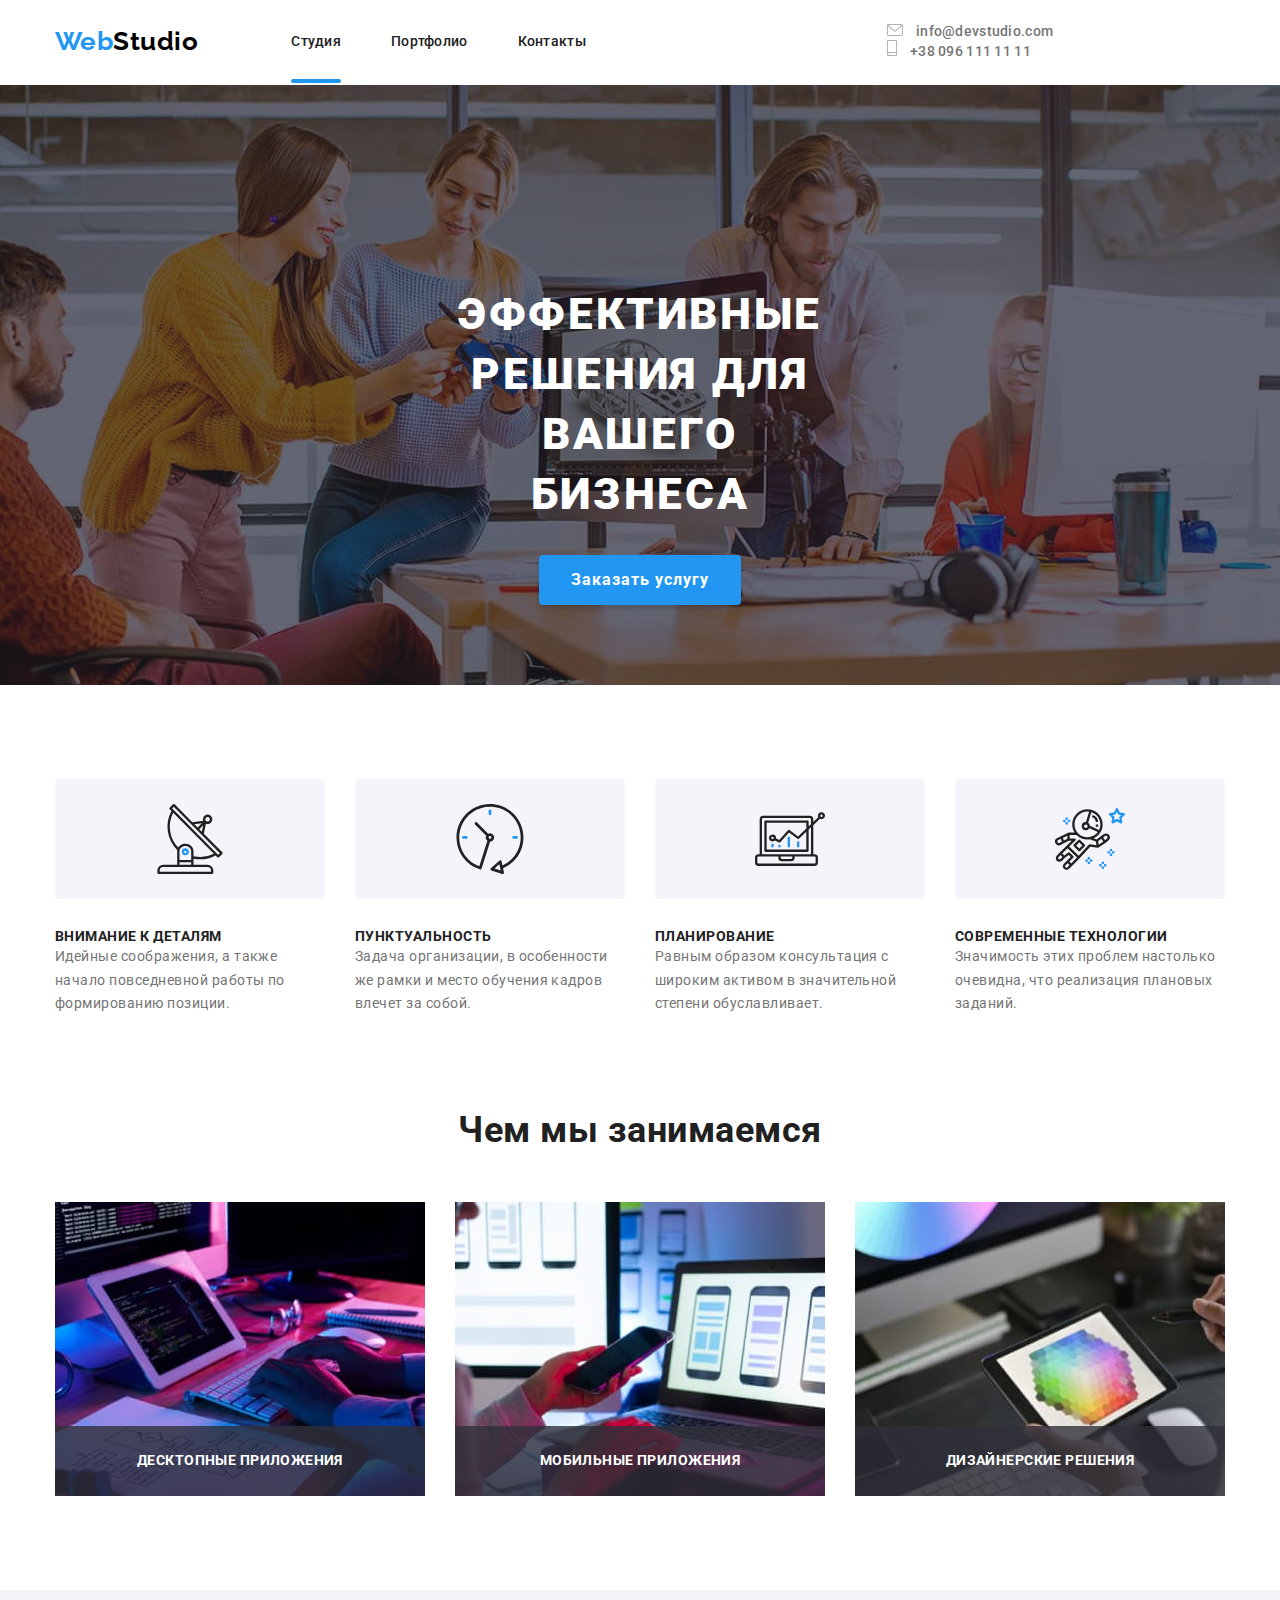
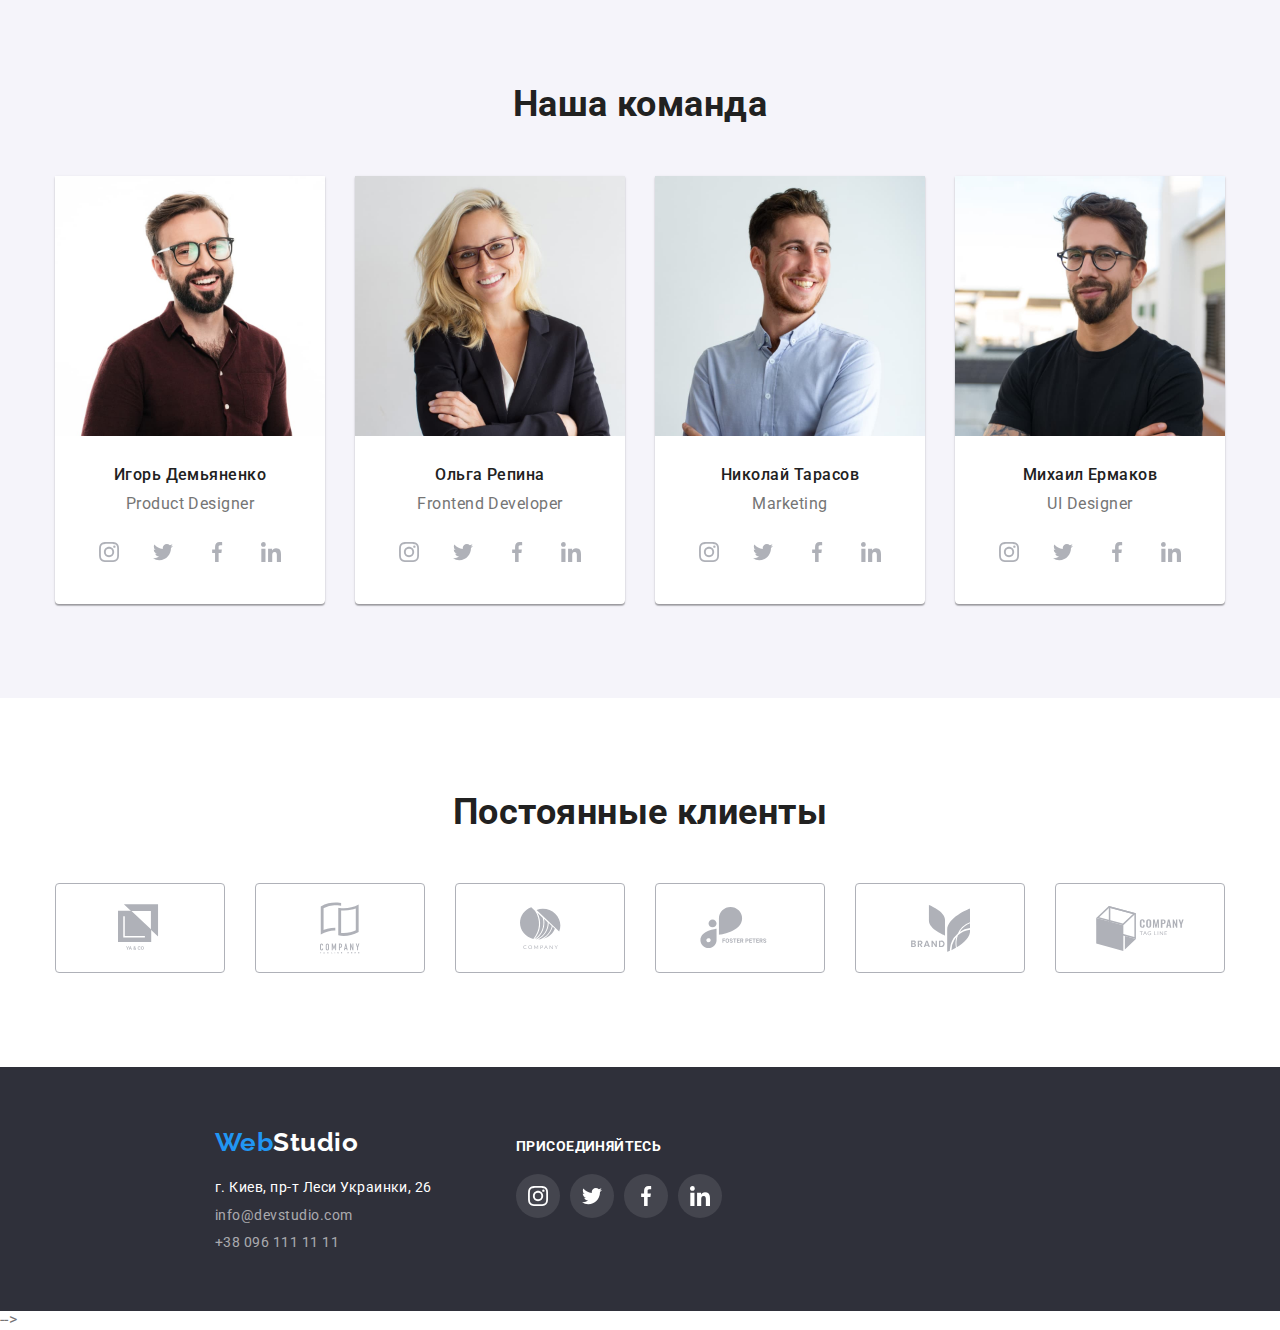
<file: index.html>
<!DOCTYPE html>
<html lang="ru">
  <head>
    <meta charset="UTF-8" />
    <meta name="viewport" content="width=device-width, initial-scale=1.0" />
    <title>Студия</title>
    <link
      href="https://fonts.googleapis.com/css2?family=Raleway:wght@700&family=Roboto:wght@400;500;700;900&display=swap"
      rel="stylesheet"
    />
    <link
      rel="stylesheet"
      href="https://cdnjs.cloudflare.com/ajax/libs/modern-normalize/1.0.0/modern-normalize.css"
    />
    <link rel="stylesheet" href="./css/style.css" />
  </head>
  <body>
    <!--Шапка-->
    <header class="page-header">
      <div class="container">
        <nav class="main-nav">
          <a href="./index.html" class="header-logo" lang="en">
            <span class="logo">Web</span>Studio</a
          >
          <!--Навигация-->
          <ul class="site-nav">
            <li class="item">
              <a href="./index.html" class="current-link">Студия</a>
            </li>
            <li class="item">
              <a href="./portfolio.html" class="link">Портфолио</a>
            </li>
            <li class="item"><a href="" class="link">Контакты</a></li>
          </ul>
          <!--Контакты-->
          <ul class="contacts">
            <li class="contacts-list">
              <a href="mailto:info@devstudio.com" class="link">
                <svg class="icon-contacts-envelope">
                  <use href="./img/sprite.svg#icon-envelope"></use>
                </svg>
                info@devstudio.com</a
              >
            </li>
            <li class="contacts-list">
              <a href="tel:+380961111111" class="link">
                <svg class="icon-contacts-smartphone">
                  <use href="./img/sprite.svg#icon-smartphone"></use>
                </svg>
                +38 096 111 11 11</a
              >
            </li>
          </ul>
        </nav>
      </div>
    </header>
    <main>
      <!--Герои-->
      <section class="hero">
        <div class="container-hero">
          <h1 class="hero-title">Эффективные решения для вашего бизнеса</h1>
          <button type="button" class="hero-button" data-open-modal>
            Заказать услугу
          </button>
        </div>
      </section>
      <!--Особенности-->
      <section class="features">
        <div class="container">
          <h2 hidden>Особенности</h2>
          <ul class="features-list">
            <li class="features-item antenna">
              <h3 class="features-title">Внимание к деталям</h3>
              <p class="features-text">
                Идейные соображения, а также начало повседневной работы по
                формированию позиции.
              </p>
            </li>
            <li class="features-item clock">
              <h3 class="features-title">Пунктуальность</h3>
              <p class="features-text">
                Задача организации, в особенности же рамки и место обучения
                кадров влечет за собой.
              </p>
            </li>
            <li class="features-item diagram">
              <h3 class="features-title">Планирование</h3>
              <p class="features-text">
                Равным образом консультация с широким активом в значительной
                степени обуславливает.
              </p>
            </li>
            <li class="features-item astronaut">
              <h3 class="features-title">Современные технологии</h3>
              <p class="features-text">
                Значимость этих проблем настолько очевидна, что реализация
                плановых заданий.
              </p>
            </li>
          </ul>
        </div>
      </section>
      <!--чем мы занимаемся-->
      <section class="work">
        <div class="container">
          <h2 class="work-title">Чем мы занимаемся</h2>
          <ul class="work-list">
            <li class="work-item">
              <img
                src="./img/work/img.jpg"
                alt="человек работает за компьютером"
                width="370"
                height="294"
              />

              <p class="label">Десктопные приложения</p>
            </li>
            <li class="work-item">
              <img
                src="./img/work/img1.jpg"
                alt="человек работает за ноутбуком"
                width="370"
                height="294"
              />

              <p class="label">Мобильные приложения</p>
            </li>
            <li class="work-item">
              <img
                src="./img/work/img2.jpg"
                alt="человек работает за планшетом"
                width="370"
                height="294"
              />

              <p class="label">Дизайнерские решения</p>
            </li>
          </ul>
        </div>
      </section>
      <!--команда-->
      <section class="team">
        <div class="container">
          <h2 class="team-title">Наша команда</h2>
          <ul class="team-list">
            <li class="team-item">
              <img
                src="./img/team/designer.jpg"
                alt="мужчина в красной рубашке смеется"
                width="270"
                height="260"
              />
              <h3 class="team-name">Игорь Демьяненко</h3>
              <p class="team-profession" lang="en">Product Designer</p>
              <ul class="icon-team-list">
                <li class="icon-team-item">
                  <a href="" class="social-link">
                    <svg class="icon-social">
                      <use href="./img/sprite.svg#instagram"></use>
                    </svg>
                  </a>
                </li>
                <li class="icon-team-item">
                  <a href="" class="social-link">
                    <svg class="icon-social">
                      <use href="./img/sprite.svg#twitter"></use>
                    </svg>
                  </a>
                </li>
                <li class="icon-team-item">
                  <a href="" class="social-link">
                    <svg class="icon-social">
                      <use href="./img/sprite.svg#facebook"></use>
                    </svg>
                  </a>
                </li>
                <li class="icon-team-item">
                  <a href="" class="social-link">
                    <svg class="icon-social">
                      <use href="./img/sprite.svg#linkedin"></use>
                    </svg>
                  </a>
                </li>
              </ul>
            </li>
            <li class="team-item">
              <img
                src="./img/team/developer.jpg"
                alt="женщина в черном пиджаке улыбается"
                width="270"
                height="260"
              />
              <h3 class="team-name">Ольга Репина</h3>
              <p class="team-profession" lang="en">Frontend Developer</p>
              <ul class="icon-team-list">
                <li class="icon-team-item">
                  <a href="" class="social-link">
                    <svg class="icon-social">
                      <use href="./img/sprite.svg#instagram"></use>
                    </svg>
                  </a>
                </li>
                <li class="icon-team-item">
                  <a href="" class="social-link">
                    <svg class="icon-social">
                      <use href="./img/sprite.svg#twitter"></use>
                    </svg>
                  </a>
                </li>
                <li class="icon-team-item">
                  <a href="" class="social-link">
                    <svg class="icon-social">
                      <use href="./img/sprite.svg#facebook"></use>
                    </svg>
                  </a>
                </li>
                <li class="icon-team-item">
                  <a href="" class="social-link">
                    <svg class="icon-social">
                      <use href="./img/sprite.svg#linkedin"></use>
                    </svg>
                  </a>
                </li>
              </ul>
            </li>
            <li class="team-item">
              <img
                src="./img/team/marketing.jpg"
                alt="мужчина в голубой рубашке улыбается"
                width="270"
                height="260"
              />
              <h3 class="team-name">Николай Тарасов</h3>
              <p class="team-profession" lang="en">Marketing</p>
              <ul class="icon-team-list">
                <li class="icon-team-item">
                  <a href="" class="social-link">
                    <svg class="icon-social">
                      <use href="./img/sprite.svg#instagram"></use>
                    </svg>
                  </a>
                </li>
                <li class="icon-team-item">
                  <a href="" class="social-link">
                    <svg class="icon-social">
                      <use href="./img/sprite.svg#twitter"></use>
                    </svg>
                  </a>
                </li>
                <li class="icon-team-item">
                  <a href="" class="social-link">
                    <svg class="icon-social">
                      <use href="./img/sprite.svg#facebook"></use>
                    </svg>
                  </a>
                </li>
                <li class="icon-team-item">
                  <a href="" class="social-link">
                    <svg class="icon-social">
                      <use href="./img/sprite.svg#linkedin"></use>
                    </svg>
                  </a>
                </li>
              </ul>
            </li>
            <li class="team-item">
              <img
                src="./img/team/ui-designer.jpg"
                alt="мужчина в черной футболке улыбается"
                width="270"
                height="260"
              />
              <h3 class="team-name">Михаил Ермаков</h3>
              <p class="team-profession" lang="en">UI Designer</p>
              <ul class="icon-team-list">
                <li class="icon-team-item">
                  <a href="" class="social-link">
                    <svg class="icon-social">
                      <use href="./img/sprite.svg#instagram"></use>
                    </svg>
                  </a>
                </li>
                <li class="icon-team-item">
                  <a href="" class="social-link">
                    <svg class="icon-social">
                      <use href="./img/sprite.svg#twitter"></use>
                    </svg>
                  </a>
                </li>
                <li class="icon-team-item">
                  <a href="" class="social-link">
                    <svg class="icon-social">
                      <use href="./img/sprite.svg#facebook"></use>
                    </svg>
                  </a>
                </li>
                <li class="icon-team-item">
                  <a href="" class="social-link">
                    <svg class="icon-social">
                      <use href="./img/sprite.svg#linkedin"></use>
                    </svg>
                  </a>
                </li>
              </ul>
            </li>
          </ul>
        </div>
      </section>
      <!-- Клиенты -->
      <section class="clients">
        <div class="container">
          <h2 class="clients-title">Постоянные клиенты</h2>
          <ul class="clients-list">
            <li class="clients-list-item">
              <a href="" class="icon-clients-link">
                <svg class="icon-clients-logo1">
                  <use href="./img/sprite.svg#logo1"></use></svg
              ></a>
            </li>
            <li class="clients-list-item">
              <a href="" class="icon-clients-link">
                <svg class="icon-clients-logo2">
                  <use href="./img/sprite.svg#logo2"></use></svg
              ></a>
            </li>
            <li class="clients-list-item">
              <a href="" class="icon-clients-link"
                ><svg class="icon-clients-logo3">
                  <use href="./img/sprite.svg#logo3"></use></svg
              ></a>
            </li>
            <li class="clients-list-item">
              <a href="" class="icon-clients-link"
                ><svg class="icon-clients-logo4">
                  <use href="./img/sprite.svg#logo4"></use></svg
              ></a>
            </li>
            <li class="clients-list-item">
              <a href="" class="icon-clients-link"
                ><svg class="icon-clients-logo5">
                  <use href="./img/sprite.svg#logo5"></use></svg
              ></a>
            </li>
            <li class="clients-list-item">
              <a href="" class="icon-clients-link"
                ><svg class="icon-clients-logo6">
                  <use href="./img/sprite.svg#logo6"></use></svg
              ></a>
            </li>
          </ul>
        </div>
      </section>
    </main>
    <!--адрес-->
    <footer class="footer">
      <div>
        <a href="./index.html" class="footer-logo" lang="en">
          <span class="logo-web">Web</span>Studio</a
        >
        <address>
          <ul class="contacts-footer">
            <li class="footer-list">
              <a
                href="https://goo.gl/maps/JRe7u6xurZRfVsGd8"
                target="_blank"
                class="link-adress"
                >г. Киев, пр-т Леси Украинки, 26
              </a>
            </li>
            <li class="footer-list">
              <a href="mailto:info@devstudio.com" class="link"
                >info@devstudio.com</a
              >
            </li>
            <li class="footer-list">
              <a href="tel:+380961111111" class="link">+38 096 111 11 11</a>
            </li>
          </ul>
        </address>
      </div>
      <div class="div-footer-social">
        <h2 class="footer-title">ПРИСОЕДИНЯЙТЕСЬ</h2>
        <ul class="footer-icon-list">
          <li class="footer-icon-item">
            <a href="" class="footer-icon-link">
              <svg class="footer-icon">
                <use href="./img/sprite.svg#instagram"></use></svg
            ></a>
          </li>
          <li class="footer-icon-item">
            <a href="" class="footer-icon-link">
              <svg class="footer-icon">
                <use href="./img/sprite.svg#twitter"></use></svg
            ></a>
          </li>
          <li class="footer-icon-item">
            <a href="" class="footer-icon-link">
              <svg class="footer-icon">
                <use href="./img/sprite.svg#facebook"></use></svg
            ></a>
          </li>
          <li class="footer-icon-item">
            <a href="" class="footer-icon-link">
              <svg class="footer-icon">
                <use href="./img/sprite.svg#linkedin"></use></svg
            ></a>
          </li>
        </ul>
      </div>
    </footer>
    <!-- modal -->
    <div class="backdrop is-hidden" data-backdrop>
      <div class="modal">
        <p></p>
        <button data-close-modal>Закрыть</button>
      </div>
    </div>

    <script src="./js/modal.js"></script>
    -->
  </body>
</html>
</file>
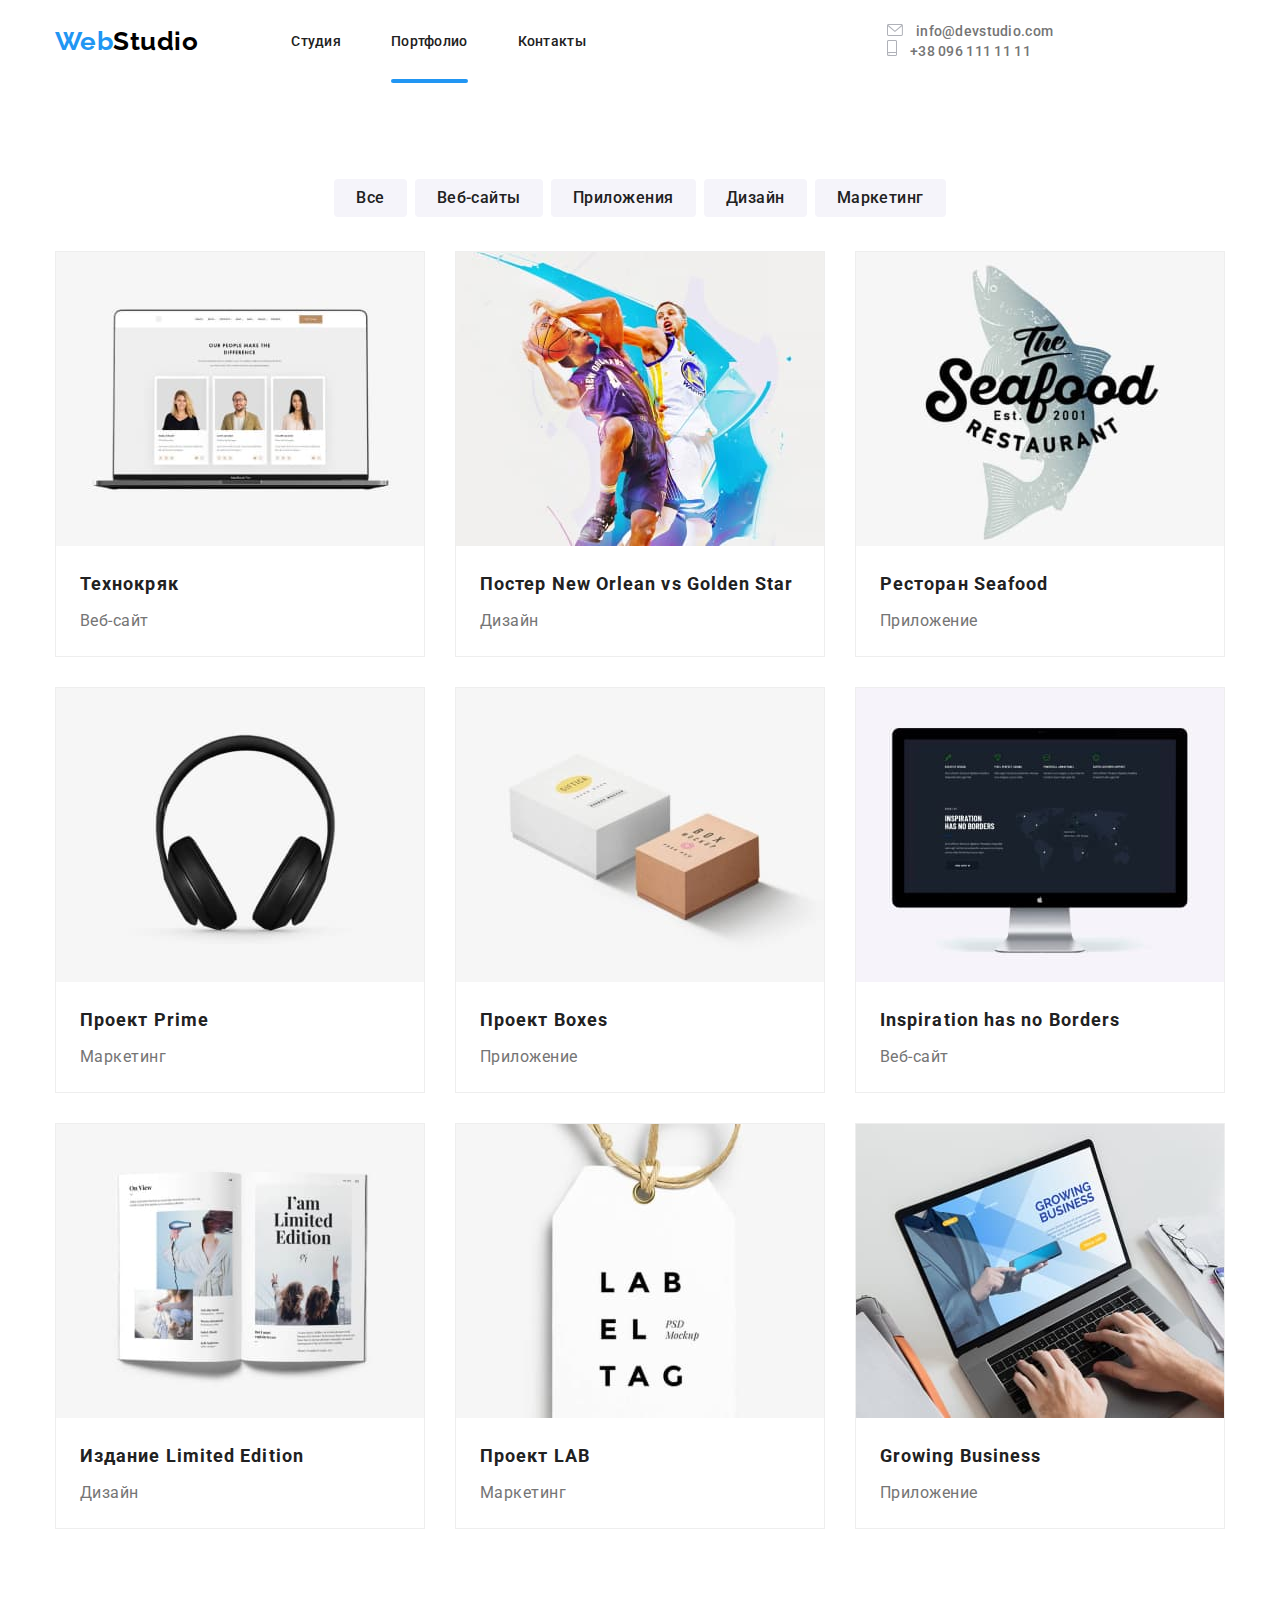
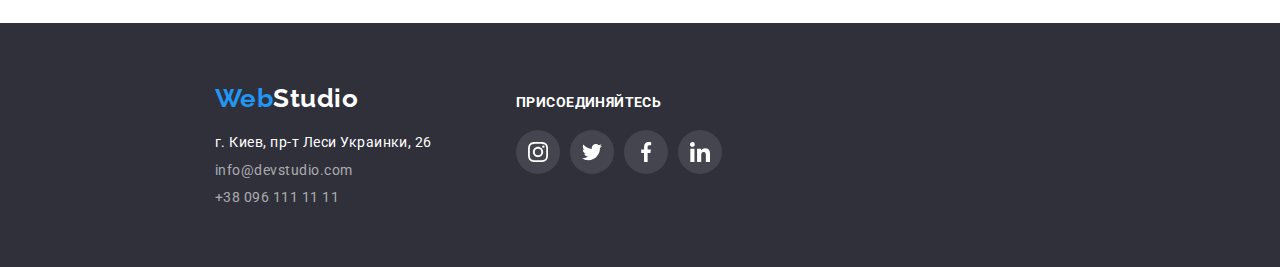
<file: portfolio.html>
<!DOCTYPE html>
<html lang="ru">
  <head>
    <meta charset="UTF-8" />
    <meta name="viewport" content="width=device-width, initial-scale=1.0" />
    <title>Портфолио</title>
    <link
      href="https://fonts.googleapis.com/css2?family=Raleway:wght@700&family=Roboto:wght@400;500;700;900&display=swap"
      rel="stylesheet"
    />
    <link
      rel="stylesheet"
      href="https://cdnjs.cloudflare.com/ajax/libs/modern-normalize/1.0.0/modern-normalize.css"
    />
    <link rel="stylesheet" href="./css/style.css" />
  </head>
  <body>
    <!--Шапка-->
    <header class="page-header">
      <div class="container">
        <nav class="main-nav">
          <a href="./index.html" class="header-logo" lang="en">
            <span class="logo">Web</span>Studio</a
          >
          <!--Навигация-->
          <ul class="site-nav">
            <li class="item">
              <a href="./index.html" class="link">Студия</a>
            </li>
            <li class="item">
              <a href="./portfolio.html" class="current-link">Портфолио</a>
            </li>
            <li class="item"><a href="" class="link">Контакты</a></li>
          </ul>
          <!--Контакты-->
          <ul class="contacts">
            <li class="contacts-list">
              <a href="mailto:info@devstudio.com" class="link">
                <svg class="icon-contacts-envelope">
                  <use href="./img/sprite.svg#icon-envelope"></use>
                </svg>
                info@devstudio.com</a
              >
            </li>
            <li class="contacts-list">
              <a href="tel:+380961111111" class="link">
                <svg class="icon-contacts-smartphone">
                  <use href="./img/sprite.svg#icon-smartphone"></use>
                </svg>
                +38 096 111 11 11</a
              >
            </li>
          </ul>
        </nav>
      </div>
    </header>
    <main>
      <section>
        <div class="container-portfolio">
          <!--фильтр-->
          <h1 hidden>Портфолио</h1>
          <ul class="button-list">
            <li class="button-list-item">
              <button type="button" class="portfolio-butten">Все</button>
            </li>
            <li class="button-list-item">
              <button type="button" class="portfolio-butten">Веб-сайты</button>
            </li>
            <li class="button-list-item">
              <button type="button" class="portfolio-butten">Приложения</button>
            </li>
            <li class="button-list-item">
              <button type="button" class="portfolio-butten">Дизайн</button>
            </li>
            <li class="button-list-item">
              <button type="button" class="portfolio-butten">Маркетинг</button>
            </li>
          </ul>
          <!--Работы-->
          <ul class="portfolio-list">
            <li class="portfolio-item">
              <a class="portfolio-link" href="">
                <div class="portfolio-thumb">
                  <img src="./img/portfolio/tehno.jpg" alt="ноутбук" />
                  <div class="overlay">
                    <p class="portfolio-text">
                      Технокряк это современная площадка распространения
                      коронавируса. Компании используют эту платформу для
                      цифрового шпионажа и атак на защищённые сервера
                      конкурентов.
                    </p>
                  </div>
                </div>
                <h2 class="portfolio-title">Технокряк</h2>
                <p class="portfolio-description">Веб-сайт</p>
              </a>
            </li>
            <li class="portfolio-item">
              <a class="portfolio-link" href="">
                <div class="portfolio-thumb">
                  <img
                    src="./img/portfolio/basket.jpg"
                    alt="два баскетболиста"
                  />
                  <div class="overlay">
                    <p class="portfolio-text">
                      Технокряк это современная площадка распространения
                      коронавируса. Компании используют эту платформу для
                      цифрового шпионажа и атак на защищённые сервера
                      конкурентов.
                    </p>
                  </div>
                </div>
                <h2 class="portfolio-title">
                  Постер<span lang="en"> New Orlean vs Golden Star</span>
                </h2>
                <p class="portfolio-description">Дизайн</p>
              </a>
            </li>
            <li class="portfolio-item">
              <a class="portfolio-link" href=""
                ><div class="portfolio-thumb">
                  <img
                    src="./img/portfolio/seafood.jpg"
                    alt="логотип ретсторана"
                  />
                  <div class="overlay">
                    <p class="portfolio-text">
                      Технокряк это современная площадка распространения
                      коронавируса. Компании используют эту платформу для
                      цифрового шпионажа и атак на защищённые сервера
                      конкурентов.
                    </p>
                  </div>
                </div>
                <h2 class="portfolio-title">Ресторан Seafood</h2>
                <p class="portfolio-description">Приложение</p>
              </a>
            </li>
            <li class="portfolio-item">
              <a class="portfolio-link" href=""
                ><div class="portfolio-thumb">
                  <img src="./img/portfolio/prime.jpg" alt="наушники" />
                  <div class="overlay">
                    <p class="portfolio-text">
                      Технокряк это современная площадка распространения
                      коронавируса. Компании используют эту платформу для
                      цифрового шпионажа и атак на защищённые сервера
                      конкурентов.
                    </p>
                  </div>
                </div>
                <h2 class="portfolio-title">
                  Проект <span lang="en">Prime</span>
                </h2>
                <p class="portfolio-description">Маркетинг</p></a
              >
            </li>
            <li class="portfolio-item">
              <a class="portfolio-link" href=""
                ><div class="portfolio-thumb">
                  <img src="./img/portfolio/boxes.jpg" alt="2 коробки" />
                  <div class="overlay">
                    <p class="portfolio-text">
                      Технокряк это современная площадка распространения
                      коронавируса. Компании используют эту платформу для
                      цифрового шпионажа и атак на защищённые сервера
                      конкурентов.
                    </p>
                  </div>
                </div>
                <h2 class="portfolio-title">
                  Проект <span lang="en">Boxes</span>
                </h2>
                <p class="portfolio-description">Приложение</p></a
              >
            </li>
            <li class="portfolio-item">
              <a class="portfolio-link" href=""
                ><div class="portfolio-thumb">
                  <img src="./img/portfolio/borders.jpg" alt="imac" />
                  <div class="overlay">
                    <p class="portfolio-text">
                      Технокряк это современная площадка распространения
                      коронавируса. Компании используют эту платформу для
                      цифрового шпионажа и атак на защищённые сервера
                      конкурентов.
                    </p>
                  </div>
                </div>
                <h2 class="portfolio-title">
                  <span lang="en">Inspiration has no Borders</span>
                </h2>
                <p class="portfolio-description">Веб-сайт</p></a
              >
            </li>
            <li class="portfolio-item">
              <a class="portfolio-link" href=""
                ><div class="portfolio-thumb">
                  <img src="./img/portfolio/limited.jpg" alt="журнал" />
                  <div class="overlay">
                    <p class="portfolio-text">
                      Технокряк это современная площадка распространения
                      коронавируса. Компании используют эту платформу для
                      цифрового шпионажа и атак на защищённые сервера
                      конкурентов.
                    </p>
                  </div>
                </div>
                <h2 class="portfolio-title">
                  Издание <span lang="en">Limited Edition</span>
                </h2>
                <p class="portfolio-description">Дизайн</p></a
              >
            </li>
            <li class="portfolio-item">
              <a class="portfolio-link" href=""
                ><div class="portfolio-thumb">
                  <img src="./img/portfolio/lab.jpg" alt="ярлык" />
                  <div class="overlay">
                    <p class="portfolio-text">
                      Технокряк это современная площадка распространения
                      коронавируса. Компании используют эту платформу для
                      цифрового шпионажа и атак на защищённые сервера
                      конкурентов.
                    </p>
                  </div>
                </div>
                <h2 class="portfolio-title">Проект LAB</h2>
                <p class="portfolio-description">Маркетинг</p></a
              >
            </li>
            <li class="portfolio-item">
              <a class="portfolio-link" href=""
                ><div class="portfolio-thumb">
                  <img
                    src="./img/portfolio/growing.jpg"
                    alt="работа за ноутбуком"
                  />
                  <div class="overlay">
                    <p class="portfolio-text">
                      Технокряк это современная площадка распространения
                      коронавируса. Компании используют эту платформу для
                      цифрового шпионажа и атак на защищённые сервера
                      конкурентов.
                    </p>
                  </div>
                </div>
                <h2 class="portfolio-title">
                  <span lang="en">Growing Business</span>
                </h2>
                <p class="portfolio-description">Приложение</p></a
              >
            </li>
          </ul>
        </div>
      </section>
    </main>
    <!--адрес-->
    <footer class="footer">
      <div>
        <a href="./index.html" class="footer-logo" lang="en">
          <span class="logo-web">Web</span>Studio</a
        >
        <address>
          <ul class="contacts-footer">
            <li class="footer-list">
              <a
                href="https://goo.gl/maps/JRe7u6xurZRfVsGd8"
                target="_blank"
                class="link-adress"
                >г. Киев, пр-т Леси Украинки, 26
              </a>
            </li>
            <li class="footer-list">
              <a href="mailto:info@devstudio.com" class="link"
                >info@devstudio.com</a
              >
            </li>
            <li class="footer-list">
              <a href="tel:+380961111111" class="link">+38 096 111 11 11</a>
            </li>
          </ul>
        </address>
      </div>
      <div class="div-footer-social">
        <h2 class="footer-title">ПРИСОЕДИНЯЙТЕСЬ</h2>
        <ul class="footer-icon-list">
          <li class="footer-icon-item">
            <a href="" class="footer-icon-link">
              <svg class="footer-icon">
                <use href="./img/sprite.svg#instagram"></use></svg
            ></a>
          </li>
          <li class="footer-icon-item">
            <a href="" class="footer-icon-link">
              <svg class="footer-icon">
                <use href="./img/sprite.svg#twitter"></use></svg
            ></a>
          </li>
          <li class="footer-icon-item">
            <a href="" class="footer-icon-link">
              <svg class="footer-icon">
                <use href="./img/sprite.svg#facebook"></use></svg
            ></a>
          </li>
          <li class="footer-icon-item">
            <a href="" class="footer-icon-link">
              <svg class="footer-icon">
                <use href="./img/sprite.svg#linkedin"></use></svg
            ></a>
          </li>
        </ul>
      </div>
    </footer>
  </body>
</html>
</file>
<file: css/style.css>
*,
*::before,
*::after {
  margin: 0;
  padding: 0;
}

:root {
  --primary-text-color: #757575;
  --title-text-color: #212121;
  --secondary-text-color: #2196f3;
  --primary-white-color: #ffffff;
}

body {
  background-color: var(--primary-white-color);
  color: var(--primary-text-color);
  font-family: Roboto, sans-serif;
  letter-spacing: 0.03em;
  font-style: normal;
}

img {
  display: block;
}

.container {
  margin-left: auto;
  margin-right: auto;
  width: 1200px;
  padding-left: 15px;
  padding-right: 15px;

  /* outline: 2px solid red; */
}

/* header */
.page-header {
  display: flex;
  padding-bottom: 25px;
  padding-top: 24px;
  /* padding-top: 24px;
  padding-bottom: 25px;
  padding-left: 0px;
  padding-right: 0px; */
}

.main-nav {
  display: flex;
  align-items: center;
}

.logo {
  color: var(--secondary-text-color);
  text-decoration: none;
}
.header-logo {
  /* display: block; */
  color: #000000;
  text-decoration: none;
  font-family: Raleway, sans-serif;
  font-weight: 700;
  font-size: 26px;
  line-height: 1.19;
  /* padding-bottom: 21px; */
}

.site-nav .link {
  display: block;

  transition: color 250ms cubic-bezier(0.4, 0, 0.2, 1);

  color: var(--title-text-color);
  text-decoration: none;
}

.site-nav .item {
  margin-right: 50px;
}
.site-nav .item:last-child {
  margin-right: 0px;
}

.site-nav {
  list-style-type: none;
  letter-spacing: 0.02em;
  font-weight: 500;
  font-size: 14px;
  line-height: 1.14;
  display: flex;

  margin-left: 93px;
  margin-right: 301px;
}

.site-nav .link:hover,
.site-nav .link:focus {
  color: var(--secondary-text-color);
}
.current-link:hover,
.current-link:focus {
  color: var(--secondary-text-color);
}
.current-link {
  display: block;
  position: relative;
  transition: color 250ms cubic-bezier(0.4, 0, 0.2, 1);

  color: var(--title-text-color);
  text-decoration: none;
}
.current-link::after {
  display: block;
  content: '';
  position: absolute;
  bottom: -33px;
  background-color: var(--secondary-text-color);
  width: 100%;
  height: 4px;

  border-radius: 2px;
}

.contacts .link {
  color: var(--primary-text-color);
  text-decoration: none;
  font-style: normal;

  transition: color 250ms cubic-bezier(0.4, 0, 0.2, 1);
}

.contacts {
  display: flex;
  flex-wrap: wrap;
  align-items: baseline;

  list-style-type: none;
  letter-spacing: 0.02em;
  font-weight: 500;
  font-size: 14px;
  line-height: 1.14;
  list-style: none;
}

.icon-contacts-envelope {
  margin-right: 10px;
  width: 16px;
  height: 12px;
  border: none;
  fill: #afb1b8;

  transition: fill 250ms cubic-bezier(0.4, 0, 0.2, 1);
}

.icon-contacts-smartphone {
  margin-right: 10px;
  width: 10px;
  height: 16px;
  fill: #afb1b8;

  transition: fill 250ms cubic-bezier(0.4, 0, 0.2, 1);
}

.link:hover .icon-contacts-envelope,
.link:focus .icon-contacts-envelope {
  fill: var(--secondary-text-color);
}
.link:hover .icon-contacts-smartphone,
.link:focus .icon-contacts-smartphone {
  fill: var(--secondary-text-color);
}
.contacts .link:hover,
.contacts .link:focus {
  color: var(--secondary-text-color);
}

.contacts-list {
  margin-right: 30px;
}
.contacts-list:last-child {
  margin-right: 0px;
}

/* hero */
.container-hero {
  max-width: 1600px;
  height: 600px;
  margin-left: auto;
  margin-right: auto;
  /* background-color: #2f303a; */
  text-align: center;
  padding-top: 200px;
  padding-right: 452px;
  padding-bottom: 200px;
  padding-left: 452px;
  background-image: linear-gradient(
      to right,
      rgba(47, 48, 58, 0.4),
      rgba(47, 48, 58, 0.4)
    ),
    url('../img/hero/hero.jpg');
  background-repeat: no-repeat;
  background-position: center;
}

/* .hero {
  background-image: url(./img/hero/hero.jpg);
} */

.hero-button {
  font-family: Roboto, sans-serif;
  font-style: normal;
  font-weight: 700;
  font-size: 16px;
  line-height: 1.875;
  background-color: var(--secondary-text-color);
  color: var(--primary-white-color);
  letter-spacing: 0.06em;
  box-shadow: 0px 4px 4px rgba(0, 0, 0, 0.15);

  border-radius: 4px;
  padding: 10px 32px;
  border: 0px;

  min-width: 136px;
  min-height: 30px;
}

/* modal */

.backdrop {
  position: fixed;
  background-color: rgba(0, 0, 0, 0.2);
  width: 100%;
  height: 100%;
  top: 0;
  left: 0;

  opacity: 1;
  transition: opacity 250ms cubic-bezier(0.4, 0, 0.2, 1);
}
.backdrop.is-hidden {
  opacity: 0;
  pointer-events: none;
}

.backdrop.is-hidden .modal {
  transform: translate(-50%, -50%) scale(0.7);
}

.modal {
  position: absolute;
  width: 528px;
  height: 581px;
  background-color: #ffffff;
  top: 50%;
  left: 50%;
  transform: translate(-50%, -50%) scale(1);
  transition: transform 250ms cubic-bezier(0.4, 0, 0.2, 1);
}

.hero-title {
  color: var(--primary-white-color);
  letter-spacing: 0.06em;
  font-size: 44px;
  line-height: 1.363;
  font-weight: 900;
  text-align: center;
  text-transform: uppercase;

  margin-top: 0px;
  margin-bottom: 30px;
}

/*.hero-button:hover,
.hero-button:focus {
  color: var(--primary-white-color);
  background-color: var(--secondary-text-color);
}*/

/* features */
.features {
  padding-top: 94px;
  padding-bottom: 94px;
}

.features-title {
  color: var(--title-text-color);
  font-weight: 700;
  font-size: 14px;
  line-height: 1.14;
  text-transform: uppercase;
  padding-top: 30px;
}
.features-text {
  font-weight: 400;
  font-size: 14px;
  line-height: 1.7;
}

.features-list {
  list-style-type: none;
  display: flex;
}

/* .features-icon-div {
  display: flex;
  justify-content: center;
  align-items: center;
  width: 270px;
  height: 120px;
  background-color: #f5f4fa;
  border-radius: 4px;
} */
/* .icon-features {
  width: 70px;
  height: 70px;
} */
.features-item::before {
  display: block;
  content: '';
  width: 270px;
  height: 120px;
  background-color: #f5f4fa;
  border-radius: 4px;
  background-image: url(../img/features/antenna.svg);
}

.features-item.antenna::before {
  display: block;
  content: '';
  width: 270px;
  height: 120px;
  background-color: #f5f4fa;
  border-radius: 4px;
  background-image: url(../img/features/antenna.svg);
  background-repeat: no-repeat;
  background-position: center;
}
.features-item.clock::before {
  display: block;
  content: '';
  width: 270px;
  height: 120px;
  background-color: #f5f4fa;
  border-radius: 4px;
  background-image: url(../img/features/clock.svg);
  background-repeat: no-repeat;
  background-position: center;
}
.features-item.diagram::before {
  display: block;
  content: '';
  width: 270px;
  height: 120px;
  background-color: #f5f4fa;
  border-radius: 4px;
  background-image: url(../img/features/diagram.svg);
  background-repeat: no-repeat;
  background-position: center;
}
.features-item.astronaut::before {
  display: block;
  content: '';
  width: 270px;
  height: 120px;
  background-color: #f5f4fa;
  border-radius: 4px;
  background-image: url(../img/features/astronaut.svg);
  background-repeat: no-repeat;
  background-position: center;
}

.features-item {
  margin-right: 30px;
}
.features-item:last-child {
  margin-right: 0px;
}

/* work */
.work {
  padding-bottom: 94px;
}

.work-list {
  display: flex;
  list-style-type: none;
}
.work-item {
  margin-right: 30px;
  position: relative;
}
.work-item:last-child {
  margin-right: 0px;
}

.work-title {
  color: var(--title-text-color);
  font-weight: 700;
  font-size: 36px;
  line-height: 1.16;
  text-align: center;
  margin-bottom: 50px;
}

.label {
  position: absolute;

  display: flex;
  align-items: center;
  justify-content: center;

  bottom: 0%;

  height: 70px;
  width: 370px;

  background-color: rgba(47, 48, 58, 0.8);
  color: var(--primary-white-color);
  font-style: normal;
  font-weight: 700;
  font-size: 14px;
  line-height: 1.14;
  letter-spacing: 0.03em;
  text-transform: uppercase;
}

/* team */
.team {
  padding-bottom: 94px;
  background-color: #f5f4fa;
}

.team-title {
  color: var(--title-text-color);
  font-weight: 700;
  font-size: 36px;
  line-height: 1.16;
  text-align: center;
  padding-top: 94px;
  margin-bottom: 50px;
}

.team-list {
  list-style-type: none;
  display: flex;
}

.team-item {
  margin-right: 30px;
  padding-bottom: 30px;
  background-color: #ffffff;
  border-radius: 0px 0px 4px 4px;
  box-shadow: 0px 1px 3px rgba(0, 0, 0, 0.12), 0px 1px 1px rgba(0, 0, 0, 0.14),
    0px 2px 1px rgba(0, 0, 0, 0.2);
}
.team-item:last-child {
  margin-right: 0px;
}

.team-name {
  font-weight: 500;
  font-size: 16px;
  line-height: 1.18;
  text-align: center;
  color: var(--title-text-color);

  margin-top: 30px;
  margin-bottom: 10px;
}

.team-profession {
  color: var(--primary-text-color);
  font-weight: 400;
  font-size: 16px;
  line-height: 1.18;
  text-align: center;
}

.icon-team-list {
  display: flex;
  flex-wrap: wrap;
  list-style: none;
  justify-content: center;
  margin-top: 16px;
}

.icon-social {
  width: 20px;
  height: 20px;
  fill: #afb1b8;

  transition: fill 250ms cubic-bezier(0.4, 0, 0.2, 1);
}

.social-link {
  display: flex;
  align-items: center;
  justify-content: center;
  width: 44px;
  height: 44px;
  border-radius: 50%;

  transition: background-color 250ms cubic-bezier(0.4, 0, 0.2, 1);
}
.social-link:hover,
.social-link:focus {
  background-color: var(--secondary-text-color);
}
.social-link:hover .icon-social,
.social-link:focus .icon-social {
  fill: var(--primary-white-color);
}

.icon-team-item:not(:last-child) {
  margin-right: 10px;
}

/* clients */

.clients-title {
  color: var(--title-text-color);
  font-weight: 700;
  font-size: 36px;
  line-height: 1.16;
  text-align: center;
  padding-top: 94px;
  margin-bottom: 50px;
}
.clients-list {
  list-style-type: none;
  display: flex;
  padding-bottom: 94px;
  justify-content: center;
}

.icon-clients-link {
  display: flex;
  width: 170px;
  height: 90px;
  justify-content: center;
  align-items: center;

  border: 1px solid #afb1b8;
  border-radius: 4px;
  transition: border 250ms cubic-bezier(0.4, 0, 0.2, 1);
}
.icon-clients-link:hover,
.icon-clients-link:focus {
  border: 1px solid var(--secondary-text-color);
}

.clients-list-item:not(:last-child) {
  margin-right: 30px;
}
.icon-clients-logo1 {
  width: 44.27px;
  height: 49.23px;
  fill: #afb1b8;

  transition: fill 250ms cubic-bezier(0.4, 0, 0.2, 1);
}
.icon-clients-link:hover .icon-clients-logo1,
.icon-clients-link:focus .icon-clients-logo1 {
  fill: var(--secondary-text-color);
}
.icon-clients-logo2 {
  width: 40px;
  height: 52px;
  fill: #afb1b8;

  transition: fill 250ms cubic-bezier(0.4, 0, 0.2, 1);
}
.icon-clients-link:hover .icon-clients-logo2,
.icon-clients-link:focus .icon-clients-logo2 {
  fill: var(--secondary-text-color);
}
.icon-clients-logo3 {
  width: 41px;
  height: 42.6px;
  fill: #afb1b8;

  transition: fill 250ms cubic-bezier(0.4, 0, 0.2, 1);
}
.icon-clients-link:hover .icon-clients-logo3,
.icon-clients-link:focus .icon-clients-logo3 {
  fill: var(--secondary-text-color);
}
.icon-clients-logo4 {
  width: 79.66px;
  height: 42.02px;
  fill: #afb1b8;

  transition: fill 250ms cubic-bezier(0.4, 0, 0.2, 1);
}
.icon-clients-link:hover .icon-clients-logo4,
.icon-clients-link:focus .icon-clients-logo4 {
  fill: var(--secondary-text-color);
}
.icon-clients-logo5 {
  width: 59px;
  height: 47px;
  fill: #afb1b8;

  transition: fill 250ms cubic-bezier(0.4, 0, 0.2, 1);
}
.icon-clients-link:hover .icon-clients-logo5,
.icon-clients-link:focus .icon-clients-logo5 {
  fill: var(--secondary-text-color);
}
.icon-clients-logo6 {
  width: 88.48px;
  height: 45.44px;
  fill: #afb1b8;

  transition: fill 250ms cubic-bezier(0.4, 0, 0.2, 1);
}
.icon-clients-link:hover .icon-clients-logo6,
.icon-clients-link:focus .icon-clients-logo6 {
  fill: var(--secondary-text-color);
}
/*footer*/
.footer {
  display: flex;
  align-items: baseline;
  background-color: #2f303a;

  margin-left: auto;
  margin-right: auto;
  width: 1600px;
  padding-left: 215px;
  padding-right: 1154px;
  padding-top: 60px;
  padding-bottom: 60px;
}

/* .div-footer-contacts {
} */
.div-footer-social {
  padding-left: 70px;
}

.contacts-footer {
  display: block;
  width: 231px;
  list-style-type: none;
}
.footer-list {
  margin-bottom: 9px;
}
.footer-list:last-child {
  margin-bottom: 0px;
}

.logo-web {
  color: var(--secondary-text-color);
  text-decoration: none;
}
.footer-logo {
  display: block;
  color: #ffffff;
  text-decoration: none;
  font-family: Raleway, sans-serif;
  font-weight: 700;
  font-size: 26px;
  line-height: 1.19;
  margin-bottom: 20px;
}

.contacts-footer .link {
  list-style-type: none;
  font-weight: 400;
  font-size: 14px;
  line-height: 1.14;
  color: rgba(255, 255, 255, 0.6);
  text-decoration: none;
  font-style: normal;

  transition: color 250ms cubic-bezier(0.4, 0, 0.2, 1);
}
.contacts-footer .link-adress {
  list-style-type: none;
  font-weight: 400;
  font-size: 14px;
  line-height: 1.14;
  color: var(--primary-white-color);
  text-decoration: none;
  font-style: normal;

  transition: color 250ms cubic-bezier(0.4, 0, 0.2, 1);
}

.contacts-footer .link:hover,
.contacts-footer .link:focus,
.contacts-footer .link-adress:hover,
.contacts-footer .link-adress:focus {
  color: var(--secondary-text-color);
}
/* social-footer */

.footer-title {
  font-weight: 700;
  font-size: 14px;
  line-height: 16px;
  letter-spacing: 0.03em;
  color: var(--primary-white-color);
  margin-bottom: 20px;
}

.footer-icon-item:not(:last-child) {
  margin-right: 10px;
}
.footer-icon-list {
  list-style: none;
  display: flex;
}
.footer-icon-link {
  display: flex;
  justify-content: center;
  align-items: center;
  border-radius: 50%;
  width: 44px;
  height: 44px;
  background-color: rgba(255, 255, 255, 0.1);

  transition: background-color 250ms cubic-bezier(0.4, 0, 0.2, 1);
}
.footer-icon-link:hover,
.footer-icon-link:focus {
  background-color: var(--secondary-text-color);
}
.footer-icon {
  width: 20px;
  height: 20px;
  fill: var(--primary-white-color);
}

/*portfolio*/

.container-portfolio {
  margin-left: auto;
  margin-right: auto;
  width: 1200px;
  padding-left: 15px;
  padding-right: 15px;
  padding-top: 94px;
  padding-bottom: 94px;

  /* outline: 2px solid green; */
}

/*list-button*/
.button-list {
  list-style-type: none;
  display: flex;
  justify-content: center;
}
.button-list .button-list-item {
  margin-right: 8px;
}

.button-list-item:last-child {
  margin-right: 0px;
}
.portfolio-butten {
  background-color: #f5f4fa;
  color: var(--title-text-color);
  font-weight: 500;
  font-size: 16px;
  line-height: 1.62;
  text-align: center;
  letter-spacing: 0.03em;
  font-family: Roboto, sans-serif;
  border-radius: 4px;
  padding: 6px 22px;
  border: 0px;

  transition: background-color 250ms cubic-bezier(0.4, 0, 0.2, 1),
    color 250ms cubic-bezier(0.4, 0, 0.2, 1),
    box-shadow 250ms cubic-bezier(0.4, 0, 0.2, 1),
    border-radius 250ms cubic-bezier(0.4, 0, 0.2, 1);
}

.portfolio-butten:hover,
.portfolio-butten:focus {
  background-color: var(--secondary-text-color);
  color: var(--primary-white-color);
  box-shadow: 0px 3px 1px rgba(0, 0, 0, 0.1), 0px 1px 2px rgba(0, 0, 0, 0.08),
    0px 2px 2px rgba(0, 0, 0, 0.12);
  border-radius: 4px;
}

/*portfolio-list*/

.portfolio-list {
  list-style-type: none;
  display: flex;
  flex-wrap: wrap;
}

.portfolio-item {
  width: 370px;
  margin-right: 30px;
  margin-bottom: 30px;
  border: 1px solid #eeeeee;
  box-sizing: border-box;
}
.portfolio-item:hover,
.portfolio-item:focus {
  box-shadow: 0px 1px 1px rgba(0, 0, 0, 0.12), 0px 4px 4px rgba(0, 0, 0, 0.06),
    1px 4px 6px rgba(0, 0, 0, 0.16);
}

.portfolio-item:nth-child(3n) {
  margin-right: 0px;
}

.portfolio-item:nth-child(-n + 3) {
  margin-top: 34px;
}
.portfolio-item:nth-last-child(-n + 3) {
  margin-bottom: 0px;
}

.portfolio-link {
  text-decoration: none;
}

.portfolio-title {
  color: var(--title-text-color);
  font-weight: 700;
  font-size: 18px;
  line-height: 2;
  letter-spacing: 0.06em;
  margin-top: 20px;
  margin-left: 24px;
  margin-bottom: 4px;
  margin-right: 24px;
}

.portfolio-description {
  font-weight: 400;
  font-size: 16px;
  line-height: 1.87;
  color: var(--primary-text-color);
  margin-top: 0px;
  margin-bottom: 20px;
  margin-right: 24px;
  margin-left: 24px;
}

.portfolio-text {
  padding-top: 63px;
  padding-left: 39px;

  font-style: normal;
  font-weight: 400;
  font-size: 18px;
  line-height: 1.55;

  color: var(--primary-white-color);
}

.overlay {
  position: absolute;
  background-color: rgba(33, 150, 243, 0.9);
  width: 370px;
  height: 100%;
  top: 0;
  left: 0;
  transform: translateY(100%);
  transition: transform 250ms cubic-bezier(0.4, 0, 0.2, 1);
}
.portfolio-thumb {
  position: relative;
  overflow: hidden;
}

.portfolio-item:hover .overlay,
.portfolio-item:focus .overlay {
  transform: translateY(0);
}
</file>
